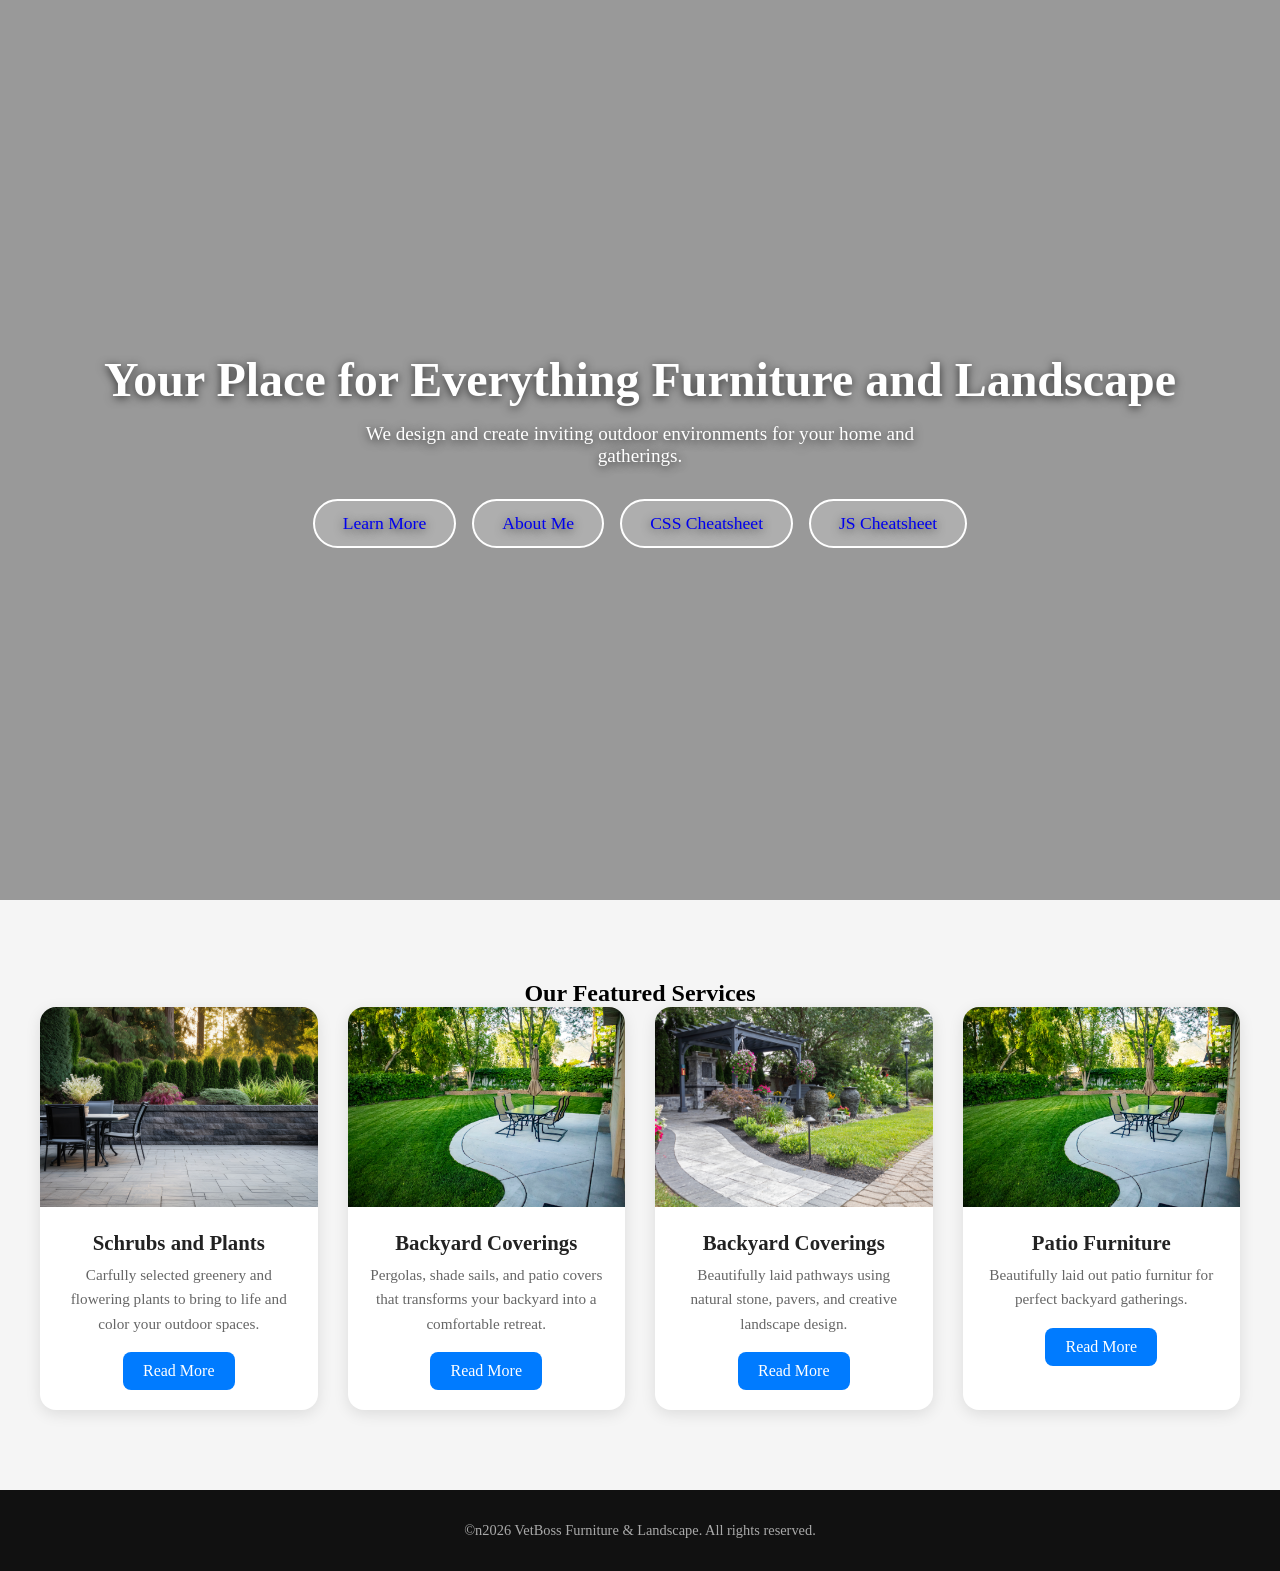
<file: index.html>
<!doctype html>
<html lang="en">
  <head>
    <meta charset="UTF-8" />
    <meta name="viewport" content="width=device-width, initial-scale=1.0" />
    <title>Furniture Website</title>
    <link rel="stylesheet" href=CSS\styles.css>
  </head>
  <body>
  <!-- HERO SECTION (Full-Screen Video Background) -->
  <section class="hero">
    <video autoplay muted loop playsinline>
      <source src="videos/Hero Furniture BG13.mp4" type=""video/mp4">
    </video>

    <div class="hero-content">
      <h1>Your Place for Everything Furniture and Landscape</h1>
      <p>We design and create inviting outdoor environments for your home and gatherings.</p>

        <div class="hero-buttons">
          <a href="#cards" class="btn">Learn More</a>
          <a href="auth/about.html" class="btn">About Me</a>
          <a  href="#auth" class="btn btn-dark">CSS Cheatsheet</a>
          <a href="#auth" class="btn btn-dark">JS Cheatsheet</a>
        </div>
      </div>
    </section>

    <!-- Services /CARDS SECTION -->
     <section id="cards" class="card-section">
        <h2>Our Featured Services</h2>

      <div class="card-container">
        <!-- Card 1 -->
        <div class="card">
          <img src="images/yard photo 1.jpg" alt="Shrubs and Plants">
          <div class="card-content">
          <h3>Schrubs and Plants</h3>
          <p>Carfully selected greenery and flowering plants to bring to life and color your outdoor spaces.</p>
            <a href="#">Read More</a>
        </div>  
      </div>

        <!-- Card 2 -->
         <div class="card">
          <img src="images/yard photo 1 copy.jpg" alt="Backyard Coverings">
          <div class="card-content">
          <h3>Backyard Coverings</h3>
          <p>Pergolas, shade sails, and patio covers that transforms your backyard into a comfortable retreat.</p>
        <a href="#">Read More</a>  
        </div>
      </div>

          <!-- Card 3-->
            <div class="card">
          <img src="images/Hero Landscaping BG11.jpeg" alt="Walking Paths">
          <div class="card-content">
          <h3>Backyard Coverings</h3>
          <p>Beautifully laid pathways using natural stone, pavers, and creative landscape design.</p>
          <a href="#">Read More</a>
        </div>
      </div>

      <!-- Card 4-->
            <div class="card">
          <img src="images/yard photo 2 copy.jpg" alt="Patio Furniture">
          <div class="card-content">
          <h3>Patio Furniture</h3>
          <p>Beautifully laid out patio furnitur for perfect backyard gatherings.</p>
          <a href="#">Read More</a>
        </div>
      </div>

            </div>
     </section>
     
      <!-- Footer Section -->
       <footer class="footer">
        <p>&copy;n<span id="year"></span> VetBoss Furniture &amp; Landscape. All rights reserved.</p> 
       </footer>

       <!-- JAVASCRIPT SECTION -->
        <script>
          // Smooth scrolling for any link that starts with #
            document.querySelectorAll('a[href^="#"]').forEach(function 
            (anchor) {
              anchor.addEventListener("click", function(e) {
                e.preventDefault(); // Stop default jump behavior
                var target = document.querySelector(this.getAttribute("href"));
                if (target) {
                  target.scrollIntoView({behavior: "smooth" }); // Smooth scroll animation
                }
              });
            }); 

            // Scroll-reveal animation for cards
            var cards = document.querySelectorAll(".card");

            function revealCards() {
              var triggerBottom = window.innerHeight * 0.85; // Trigger point (85% down the screen) 
              cards.forEach(function(card) {
                var cardTop = card.getBoundingClientRect().top;
                if (cardTop < triggerBottom) {
                  card.classList.add("show"); // Add .show class to trigger CSS animation
                }
              });
            }

            // Run animation on scroll and once on page Load
            window.addEventListener("scroll", revealCards);
            revealCards();

            // Dynamically insert current year in footer
            document.getElementById("year").textContent = new Date().getFullYear();
            </script>

  </body>
</html>
</file>
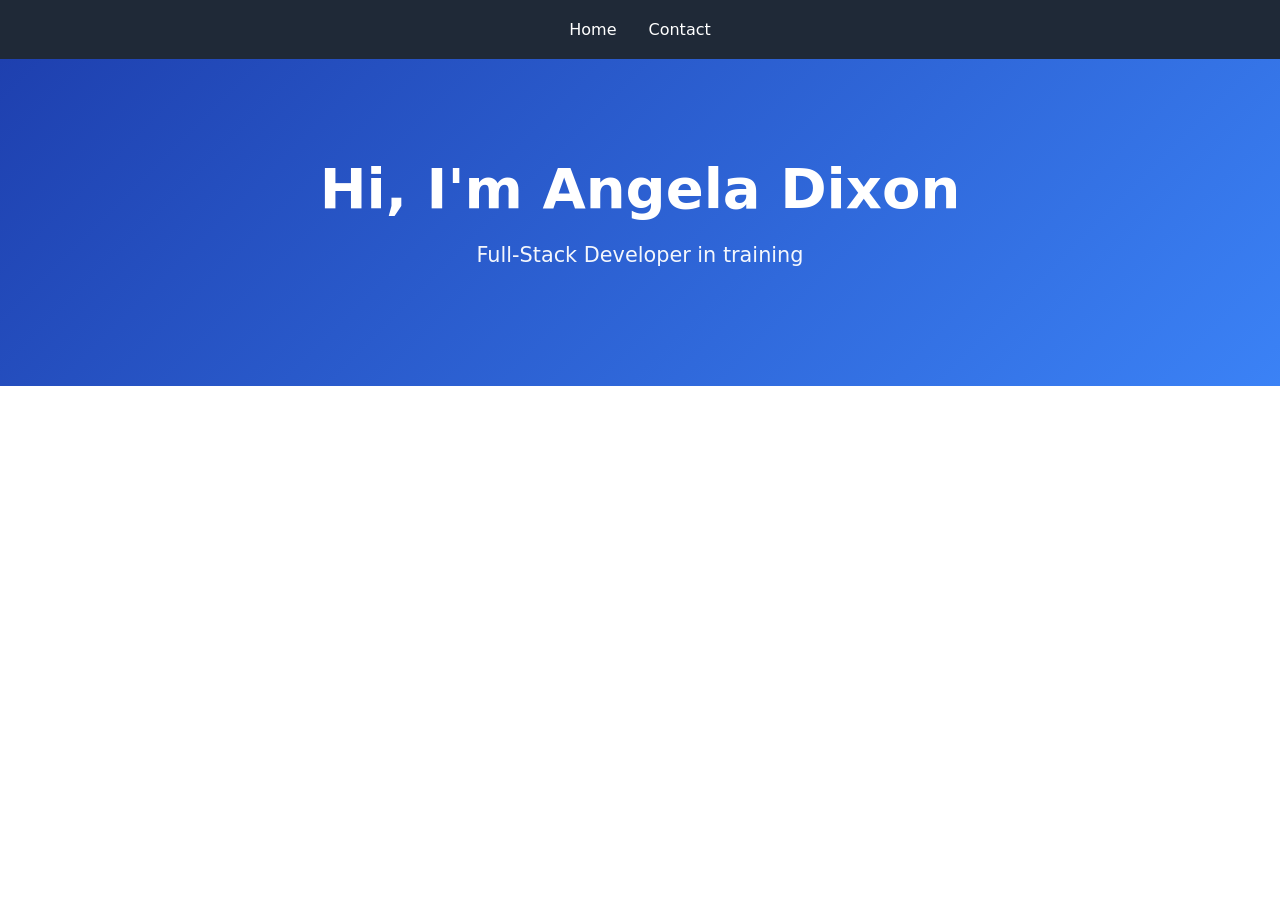
<file: auth/about.html>
<!DOCTYPE html>
<html lang="en">
<head>
    <meta charset="UTF-8">
    <meta name="viewport" content="width=device-width, initial-scale=1.0">
    <title>About | VetBoss</title>
    <link rel="stylesheet" href="/CSS/about-style.css">
</head>
<body>

    <!--
        NAVIGATION BAR
        <nav> is a semantic tag that tells browsers and screen readers
            "this is the main navigation." The links live in an unordered list (<ul>),
                which is the standard, accessible way to build a menu -->
    <nav>
        <ul>
            <li><a href="/index.html">Home</a></li>
            <li><a href="#contact">Contact</a></li>
        </ul>
    </nav>

    <!-- 
        HERO SECTION
        <header> is a semantic tag for introductory content at the top of a page.
        class="hero" applies the blue gradient banner styles from the CSS.
        -->
    <header class="hero">
        <!-- .container center the content and limits its width -->
         <div class="container">
            <!-- Main page heading. Each page should have exactly ONE <1>.-->
            <h1>Hi, I'm Angela Dixon</h1>
            
            <p style="font-size: 1.3rem; opacity: 0.95;">Full-Stack Developer in training</p>
         </div>
    </header>    

    <!-- 
        MAIN CONTENT AREA
        Everything below the hero lives inside this centered .container.
        Each topic is its own <section>, and each section has an <h2> heading.
        Using h1 -> h2 -> h3 in order creates a clear ouline for readers and screen readers.    
    -->
    <div class="container"></div>    

</body>
</html>
</file>
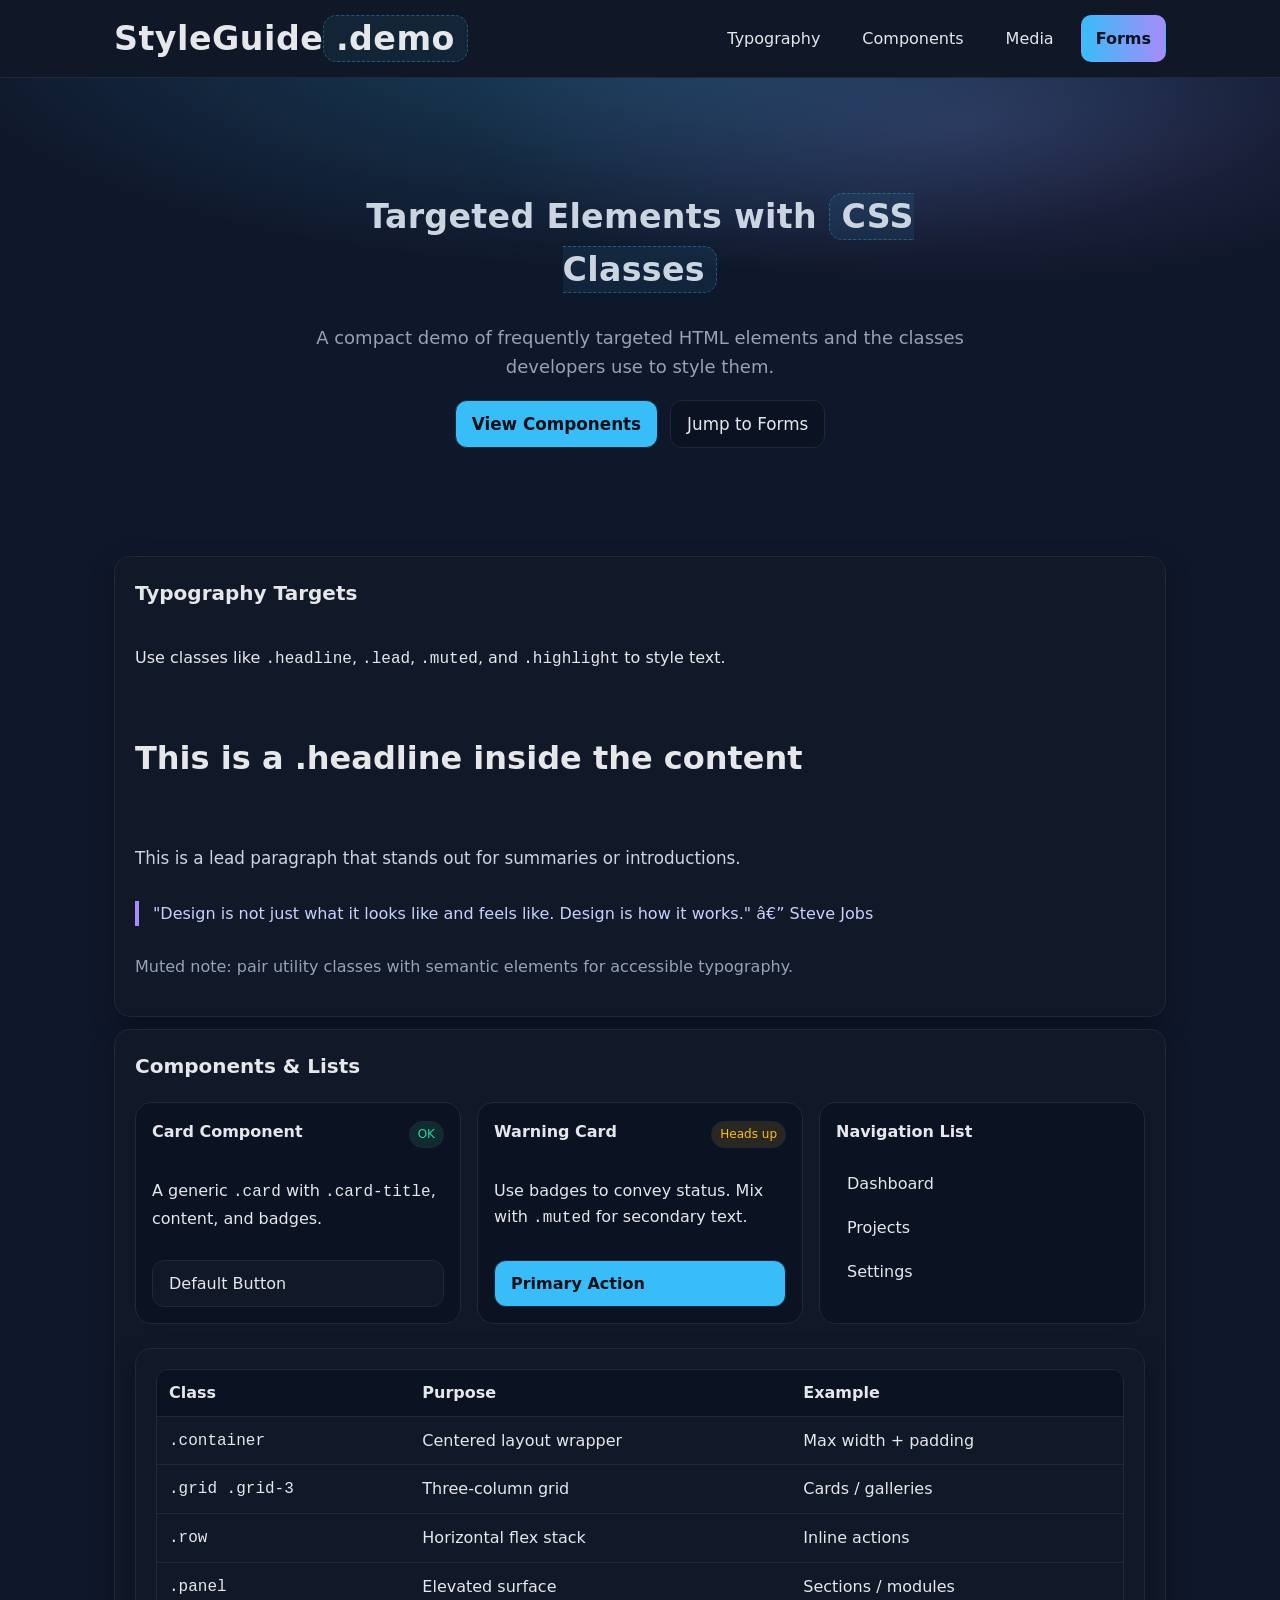
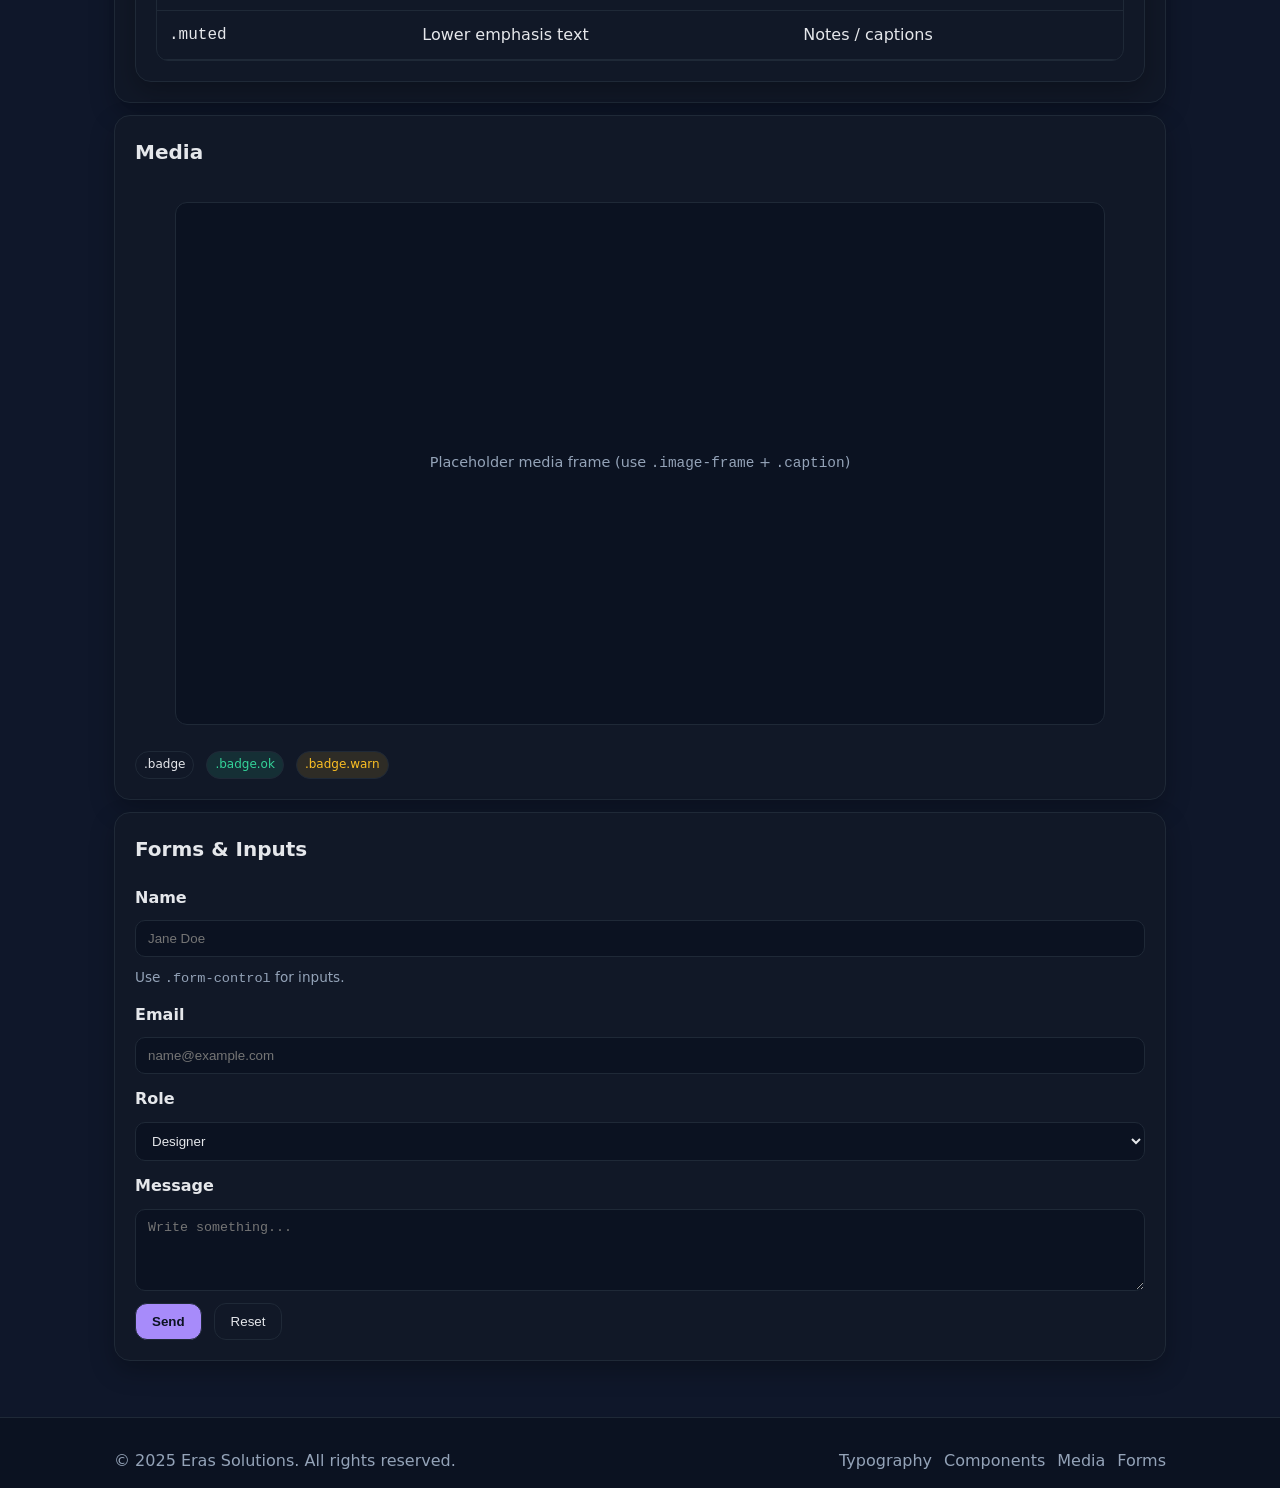
<file: auth/css-cheatsheet.html>
<!DOCTYPE html>
<html lang="en">
<head>
  <meta charset="UTF-8">
  <meta name="viewport" content="width=device-width, initial-scale=1">
  <title>CSS Cheatsheet â€” Eras Solutions</title>
  <style>
    /* --- Base --- */
    :root {
      --bg: #0f172a;
      --panel: #111827;
      --muted: #94a3b8;
      --text: #e5e7eb;
      --brand: #38bdf8;
      --accent: #a78bfa;
      --ok: #34d399;
      --warn: #fbbf24;
      --danger: #f87171;
      --border: #1f2937;
    }
    * { box-sizing: border-box; }
    html, body { height: 100%; }
    body {
      margin: 0;
      font: 16px/1.6 system-ui, -apple-system, Segoe UI, Roboto, "Helvetica Neue", Arial, "Noto Sans", "Apple Color Emoji", "Segoe UI Emoji";
      background: var(--bg);
      color: var(--text);
    }
    /* --- Layout --- */
    .container { max-width: 1100px; margin-inline: auto; padding: 24px; }
    .grid { display: grid; gap: 16px; }
    .grid-2 { grid-template-columns: repeat(2, minmax(0, 1fr)); }
    .grid-3 { grid-template-columns: repeat(3, minmax(0, 1fr)); }
    .stack { display: flex; flex-direction: column; gap: 12px; }
    .row { display: flex; gap: 12px; flex-wrap: wrap; }
    .panel { background: var(--panel); border: 1px solid var(--border); border-radius: 16px; padding: 20px; box-shadow: 0 10px 24px rgba(0, 0, 0, 0.25); }
    /* --- Typography --- */
    .muted { color: var(--muted); }
    .title { font-size: clamp(28px, 2.6vw, 40px); font-weight: 800; letter-spacing: 0.3px; }
    .subtitle { font-size: clamp(16px, 1.5vw, 18px); color: var(--muted); }
    .headline { font-size: 2rem; font-weight: 800; }
    .section-heading { font-weight: 800; font-size: 1.25rem; margin: 0 0 8px; }
    .text { color: var(--text); }
    .lead { font-size: 1.05rem; color: #cbd5e1; }
    .highlight { background: rgba(56, 189, 248, 0.08); padding: 0.1em 0.35em; border-radius: 0.4em; border: 1px dashed rgba(56, 189, 248, 0.35); }
    .quote { border-left: 4px solid var(--accent); padding-left: 14px; margin: 0; color: #c7d2fe; }
    /* --- Navigation --- */
    .site-header { position: sticky; top: 0; z-index: 10; background: rgba(17, 24, 39, 0.9); backdrop-filter: blur(6px); border-bottom: 1px solid var(--border); }
    .navbar { display: flex; align-items: center; justify-content: space-between; gap: 16px; padding: 12px 24px; }
    .brand { font-weight: 800; letter-spacing: 0.5px; }
    .nav-list { display: flex; gap: 12px; list-style: none; margin: 0; padding: 0; }
    .nav-link { display: inline-block; padding: 10px 14px; border-radius: 10px; text-decoration: none; color: var(--text); border: 1px solid transparent; }
    .nav-link:hover { border-color: var(--border); background: #0b1221; }
    .cta-link { background: linear-gradient(90deg, var(--brand), var(--accent)); color: #0b1221; font-weight: 700; }
    /* --- Hero --- */
    .hero { display: grid; place-items: center; padding: 60px 0; background: radial-gradient(1200px 400px at 50% -10%, rgba(56, 189, 248, 0.25), transparent 60%), radial-gradient(900px 300px at 75% 10%, rgba(167, 139, 250, 0.18), transparent 55%); }
    .hero .lead { max-width: 760px; text-align: center; }
    /* --- Buttons --- */
    .btn { display: inline-block; padding: 10px 16px; border-radius: 12px; text-decoration: none; border: 1px solid var(--border); transition: transform 0.08s ease; color: var(--text); background: var(--panel); }
    .btn:hover { transform: translateY(-1px); }
    .btn-primary { background: var(--brand); color: #041016; font-weight: 700; }
    .btn-secondary { background: #0b1221; }
    /* --- Cards --- */
    .card { background: #0b1221; border: 1px solid var(--border); border-radius: 16px; padding: 16px; }
    .card .card-title { font-weight: 700; margin: 0 0 6px; }
    .badge { font-size: 0.75rem; padding: 0.2rem 0.5rem; border-radius: 999px; border: 1px solid var(--border); }
    .badge.ok { background: rgba(52, 211, 153, 0.12); color: var(--ok); }
    .badge.warn { background: rgba(251, 191, 36, 0.12); color: var(--warn); }
    /* --- Lists --- */
    .menu { list-style: none; padding: 0; margin: 0; }
    .menu .nav-item a { display: block; padding: 8px 10px; border-radius: 10px; color: var(--text); text-decoration: none; }
    .menu .nav-item a:hover { background: #0b1221; }
    /* --- Table --- */
    .data-table { width: 100%; border-collapse: separate; border-spacing: 0; border: 1px solid var(--border); border-radius: 12px; overflow: hidden; }
    .data-table th, .data-table td { padding: 10px 12px; border-bottom: 1px solid var(--border); }
    .data-table thead th { background: #0b1221; text-align: left; }
    .data-table tbody tr:hover { background: #0b1221; }
    /* --- Media --- */
    .media-box { display: grid; gap: 10px; }
    .image-frame { aspect-ratio: 16/9; border-radius: 12px; overflow: hidden; border: 1px solid var(--border); background: #0b1221; display: grid; place-items: center; }
    .caption { font-size: 0.9rem; color: var(--muted); }
    /* --- Forms --- */
    .form { display: grid; gap: 12px; }
    .form-row { display: grid; gap: 10px; }
    .form-label { font-weight: 600; }
    .form-control, .select-menu, .message-box { width: 100%; padding: 10px 12px; border-radius: 10px; border: 1px solid var(--border); background: #0b1221; color: var(--text); }
    .input-help { font-size: 0.85rem; color: var(--muted); }
    .submit-btn { background: var(--accent); color: #0b1221; font-weight: 700; }
    /* --- Footer --- */
    .site-footer { margin-top: 32px; border-top: 1px solid var(--border); background: #0b1221; }
    .site-footer .footer-links { display: flex; gap: 12px; flex-wrap: wrap; }
    .footer a { color: var(--muted); text-decoration: none; }
    .footer a:hover { color: var(--text); }
    /* --- Responsive --- */
    @media (max-width: 960px) {
      .grid-2 { grid-template-columns: 1fr; }
      .grid-3 { grid-template-columns: 1fr 1fr; }
    }
    @media (max-width: 640px) {
      .grid-3 { grid-template-columns: 1fr; }
    }
  </style>
</head>
<body>
  <!-- Header -->
  <header class="site-header">
    <div class="navbar container">
      <div class="brand title">StyleGuide<span class="highlight">.demo</span></div>
      <ul class="nav-list">
        <li><a class="nav-link" href="#typography">Typography</a></li>
        <li><a class="nav-link" href="#components">Components</a></li>
        <li><a class="nav-link" href="#media">Media</a></li>
        <li><a class="nav-link cta-link" href="#forms">Forms</a></li>
      </ul>
    </div>
  </header>
  <!-- Hero -->
  <section class="hero">
    <div class="container lead">
      <h1 class="title">Targeted Elements with <span class="highlight">CSS Classes</span></h1>
      <p class="subtitle">A compact demo of frequently targeted HTML elements and the classes developers use to style them.</p>
      <div class="row" style="justify-content:center;margin-top:14px">
        <a class="btn btn-primary" href="#components">View Components</a>
        <a class="btn btn-secondary" href="#forms">Jump to Forms</a>
      </div>
    </div>
  </section>
  <main class="container stack">
    <!-- Typography -->
    <section id="typography" class="panel stack">
      <h2 class="section-heading">Typography Targets</h2>
      <p class="text">Use classes like <code>.headline</code>, <code>.lead</code>, <code>.muted</code>, and <code>.highlight</code> to style text.</p>
      <h3 class="headline">This is a .headline inside the content</h3>
      <p class="lead">This is a lead paragraph that stands out for summaries or introductions.</p>
      <blockquote class="quote">"Design is not just what it looks like and feels like. Design is how it works." â€” Steve Jobs</blockquote>
      <p class="muted">Muted note: pair utility classes with semantic elements for accessible typography.</p>
    </section>
    <!-- Components -->
    <section id="components" class="panel stack">
      <h2 class="section-heading">Components &amp; Lists</h2>
      <div class="grid grid-3">
        <article class="card stack">
          <div class="row" style="align-items:center;justify-content:space-between">
            <h4 class="card-title">Card Component</h4>
            <span class="badge ok">OK</span>
          </div>
          <p class="text">A generic <code>.card</code> with <code>.card-title</code>, content, and badges.</p>
          <a class="btn" href="#">Default Button</a>
        </article>
        <article class="card stack">
          <div class="row" style="align-items:center;justify-content:space-between">
            <h4 class="card-title">Warning Card</h4>
            <span class="badge warn">Heads up</span>
          </div>
          <p class="text">Use badges to convey status. Mix with <code>.muted</code> for secondary text.</p>
          <a class="btn btn-primary" href="#">Primary Action</a>
        </article>
        <article class="card stack">
          <h4 class="card-title">Navigation List</h4>
          <ul class="menu">
            <li class="nav-item"><a class="nav-link" href="#">Dashboard</a></li>
            <li class="nav-item"><a class="nav-link" href="#">Projects</a></li>
            <li class="nav-item"><a class="nav-link" href="#">Settings</a></li>
          </ul>
        </article>
      </div>
      <div class="panel" style="margin-top:12px">
        <table class="data-table">
          <thead>
            <tr><th>Class</th><th>Purpose</th><th>Example</th></tr>
          </thead>
          <tbody>
            <tr><td><code>.container</code></td><td>Centered layout wrapper</td><td>Max width + padding</td></tr>
            <tr><td><code>.grid .grid-3</code></td><td>Three-column grid</td><td>Cards / galleries</td></tr>
            <tr><td><code>.row</code></td><td>Horizontal flex stack</td><td>Inline actions</td></tr>
            <tr><td><code>.panel</code></td><td>Elevated surface</td><td>Sections / modules</td></tr>
            <tr><td><code>.muted</code></td><td>Lower emphasis text</td><td>Notes / captions</td></tr>
          </tbody>
        </table>
      </div>
    </section>
    <!-- Media -->
    <section id="media" class="panel stack media-box">
      <h2 class="section-heading">Media</h2>
      <figure class="image-frame">
        <figcaption class="caption">Placeholder media frame (use <code>.image-frame</code> + <code>.caption</code>)</figcaption>
      </figure>
      <div class="row">
        <span class="badge">.badge</span>
        <span class="badge ok">.badge.ok</span>
        <span class="badge warn">.badge.warn</span>
      </div>
    </section>
    <!-- Forms -->
    <section id="forms" class="panel stack">
      <h2 class="section-heading">Forms &amp; Inputs</h2>
      <form class="form" action="#" method="post">
        <div class="form-row">
          <label class="form-label" for="name">Name</label>
          <input class="form-control" type="text" id="name" name="name" placeholder="Jane Doe">
          <small class="input-help">Use <code>.form-control</code> for inputs.</small>
        </div>
        <div class="form-row">
          <label class="form-label" for="email">Email</label>
          <input class="form-control" type="email" id="email" name="email" placeholder="name@example.com">
        </div>
        <div class="form-row">
          <label class="form-label" for="role">Role</label>
          <select class="select-menu" id="role" name="role">
            <option>Designer</option>
            <option>Developer</option>
            <option>Manager</option>
          </select>
        </div>
        <div class="form-row">
          <label class="form-label" for="message">Message</label>
          <textarea class="message-box" id="message" rows="4" placeholder="Write something..."></textarea>
        </div>
        <div class="row">
          <button class="btn submit-btn" type="submit">Send</button>
          <button class="btn" type="reset">Reset</button>
        </div>
      </form>
    </section>
  </main>
  <!-- Footer -->
  <footer class="site-footer footer">
    <div class="container row" style="justify-content:space-between;align-items:center;padding:14px 24px">
      <p class="muted">&copy; 2025 Eras Solutions. All rights reserved.</p>
      <div class="footer-links">
        <a href="#typography">Typography</a>
        <a href="#components">Components</a>
        <a href="#media">Media</a>
        <a href="#forms">Forms</a>
      </div>
    </div>
  </footer>
</body>
</html>
</file>
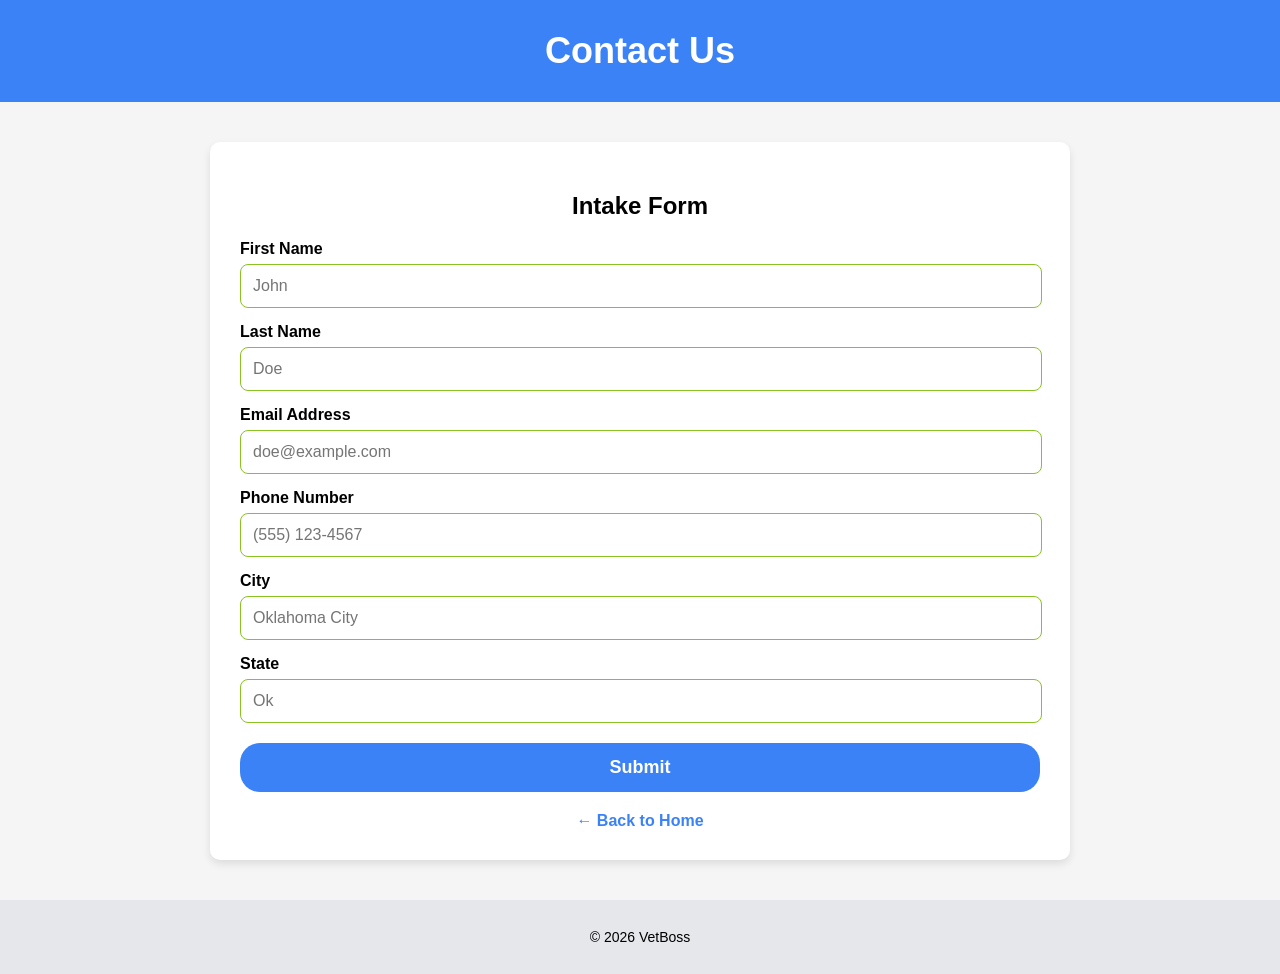
<file: auth/intake.html>
<!DOCTYPE html>
<html lang="en">
<head>
    <meta charset="UTF-8">
    <meta name="viewport" content="width=device-width, initial-scale=1.0">
    <title>Contact Us - Intake Form</title>
    <style>

    body {
        background-color: #f5f5f5;
        font-family: Arial, sans-serif;
        margin: 0;
}

    header {
        background-color: #3b82f6;
        padding: 30px;
        text-align: center;
    }

    header h1 {
        margin: 0;
        font-size: 36px;
        color: #fff
    }

    main {
        max-width: 800px;
        margin: 40px auto;
        background: white;
        padding: 30px;
        border-radius: 10px;
        box-shadow: 0px 4px 8px rgba(0, 0, 0, 0.1);
    }

    h2 {
        text-align: center;
        margin-bottom: 20px;   
    }

    label {
        display: block;
        margin-top: 15px;
        font-weight: bold;
    }

    input {
        width: 97%;
        padding: 12px;
        margin-top: 6px;
        border: 1px solid #8ac221;
        border-radius: 8px;
        font-size: 16px;
    }

    button {
        margin-top: 20px;
        width: 100%;
        padding: 14px;
        background-color: #3b82f6;
        color: white;
        border: none;
        border-radius: 20px;
        font-size: 18px;
        font-weight: bold;
        cursor: pointer;
        transition: all 0.25s ease;
    }

    button:hover {
        transform: translateY(-3px);
        box-shadow: 0px 6px 10px rgba(0, 0, 0, 0.25)
    }

    .back-link {
        display: block;
        margin-top: 20px;
        text-align: center;
        color: #3b82f6;
        font-weight: bold;
        text-decoration: none;
    }

    footer {
        background-color: #e5e7eb;
        text-align: center;
        padding: 15px;
        margin-top: 40px;
        font-size: 14px;
    }

    </style>
</head>
<body>
    
    <header>
        <h1>Contact Us</h1>
    </header>

    <main>
        <h2>Intake Form</h2>

        <form action="#" method="post">
            <!-- First Name -->
            <label for="firstName">First Name</label>
            <input type="text" id="firstName" name="firstName" placeholder="John" required>
            <!-- Last Name -->
            <label for="lastName">Last Name</label>
            <input type="text" id="lastName" name="lastName" placeholder="Doe" required>   
            <!-- Email -->
            <label for="email">Email Address</label>
            <input type="email" id="email" name="email" placeholder="doe@example.com" required> 
            <!-- Phone Number -->
            <label for="phone">Phone Number</label>
            <input type="tel" id="phone" name="phone" placeholder="(555) 123-4567" required> 
            <!-- City -->
            <label for="city">City</label>
            <input type="text" id="city" name="city" placeholder="Oklahoma City" required>
            <!-- State -->
            <label for="state">State</label>
            <input type="text" id="state" name="state" placeholder="Ok" maxlength="2" required>
            <!-- Submit Button -->
             <button type="submit">Submit</button>                                              
        </form>
        <a href="/index.html" class="back-link">&larr; Back to Home</a>
    </main>
    <footer>
        <p>&copy; 2026 VetBoss</p>
    </footer>
</body>
</html>
</file>
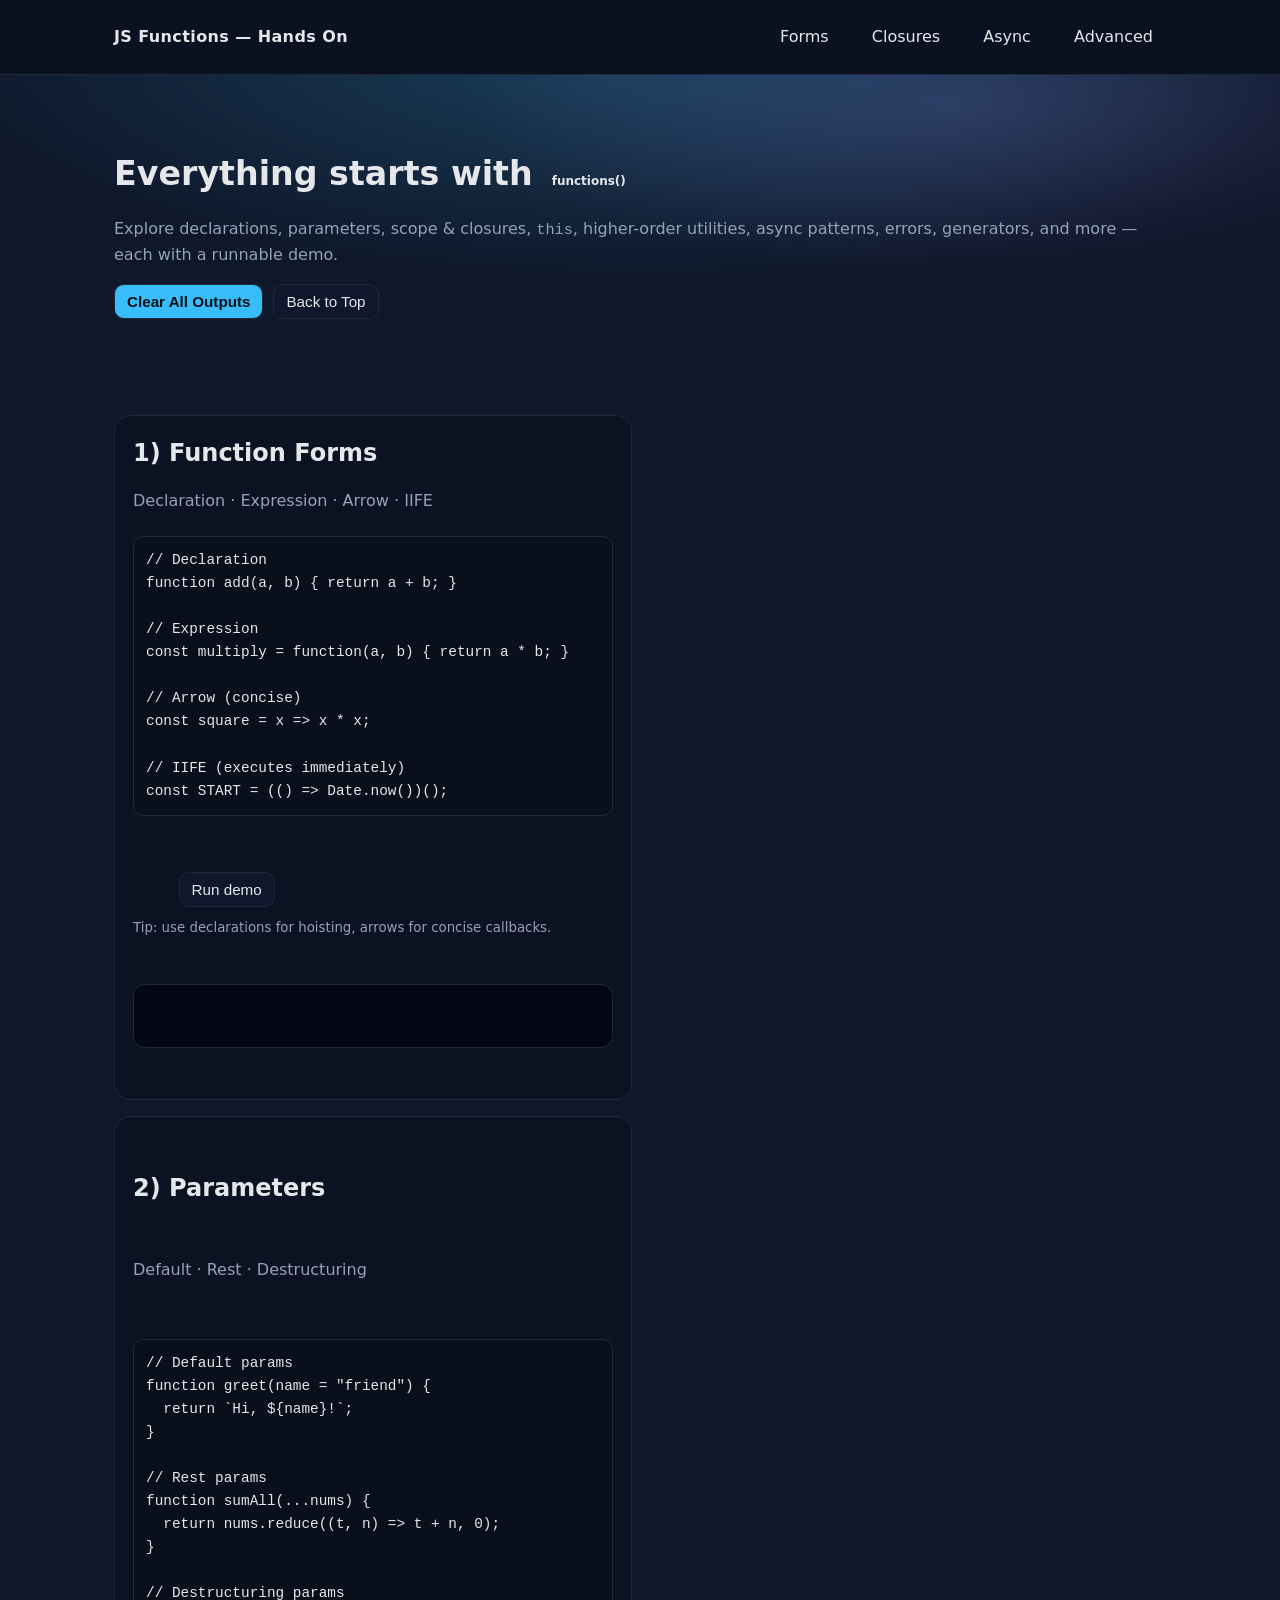
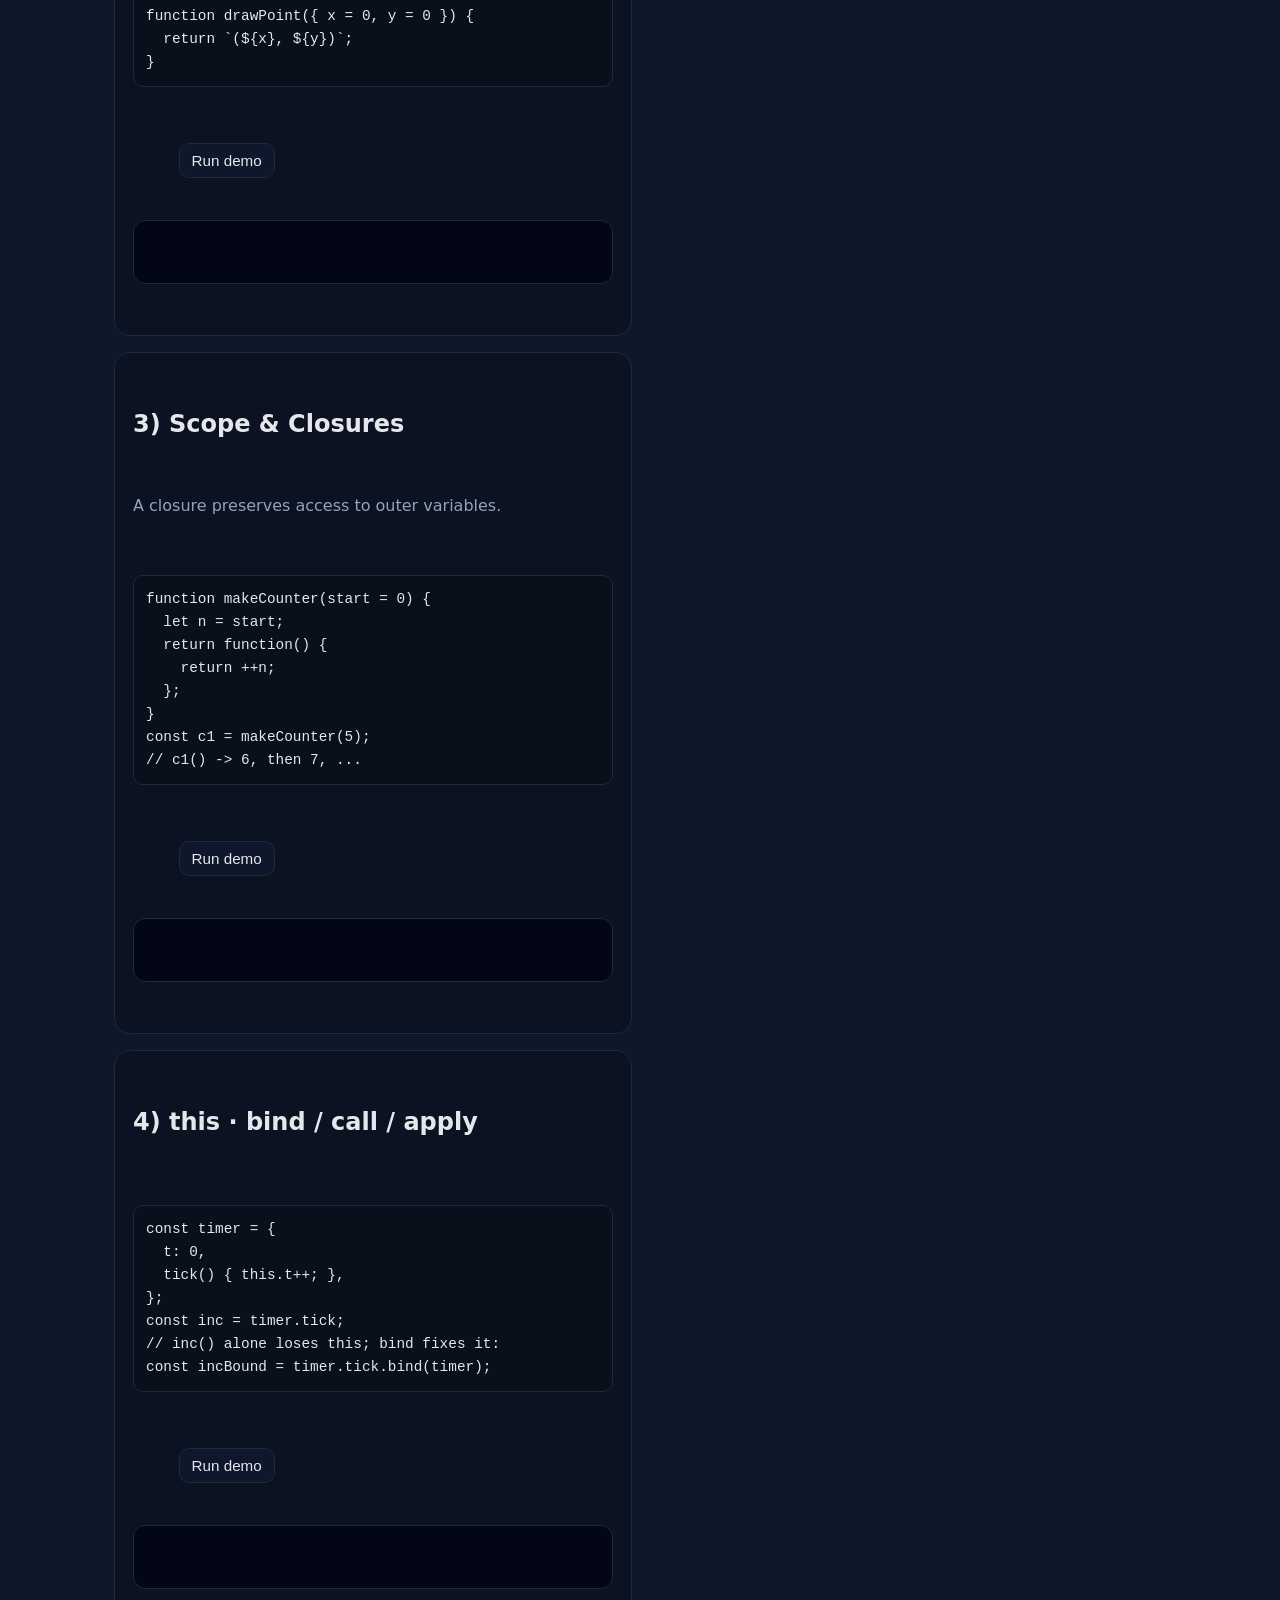
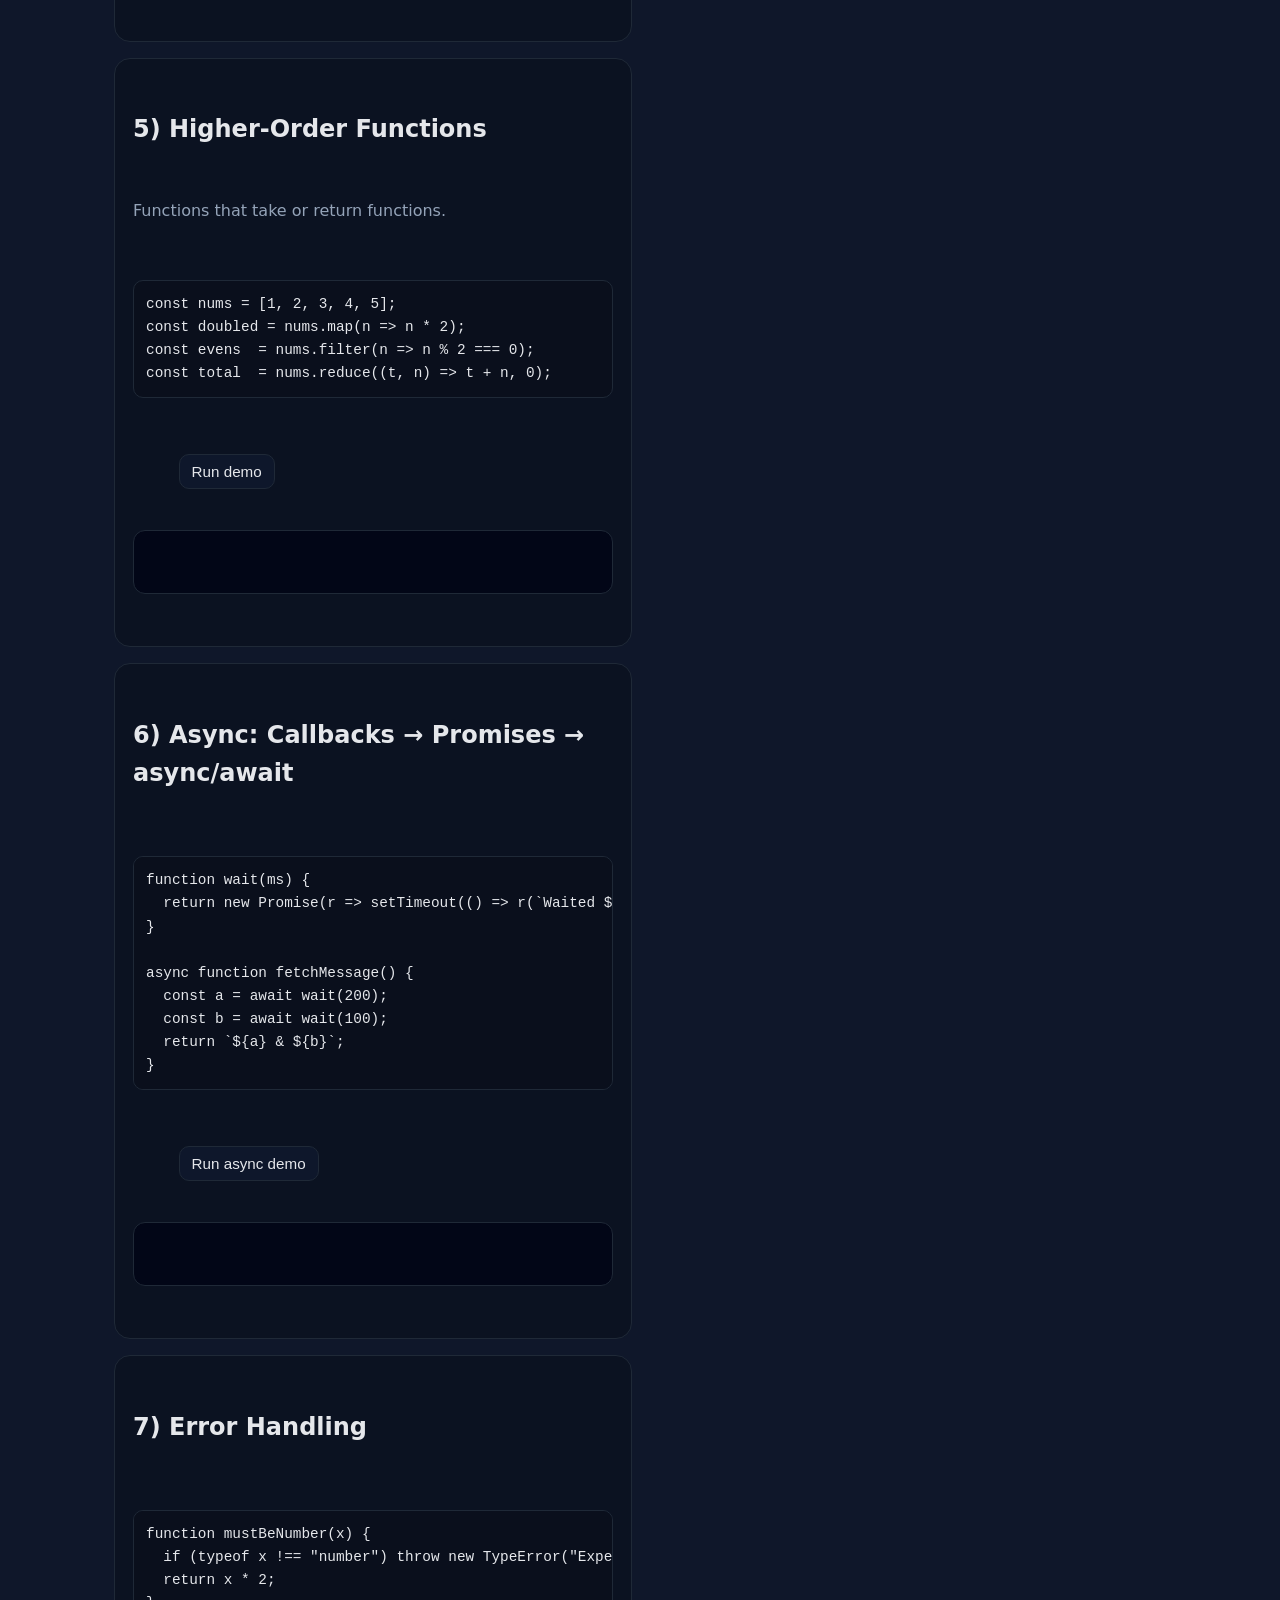
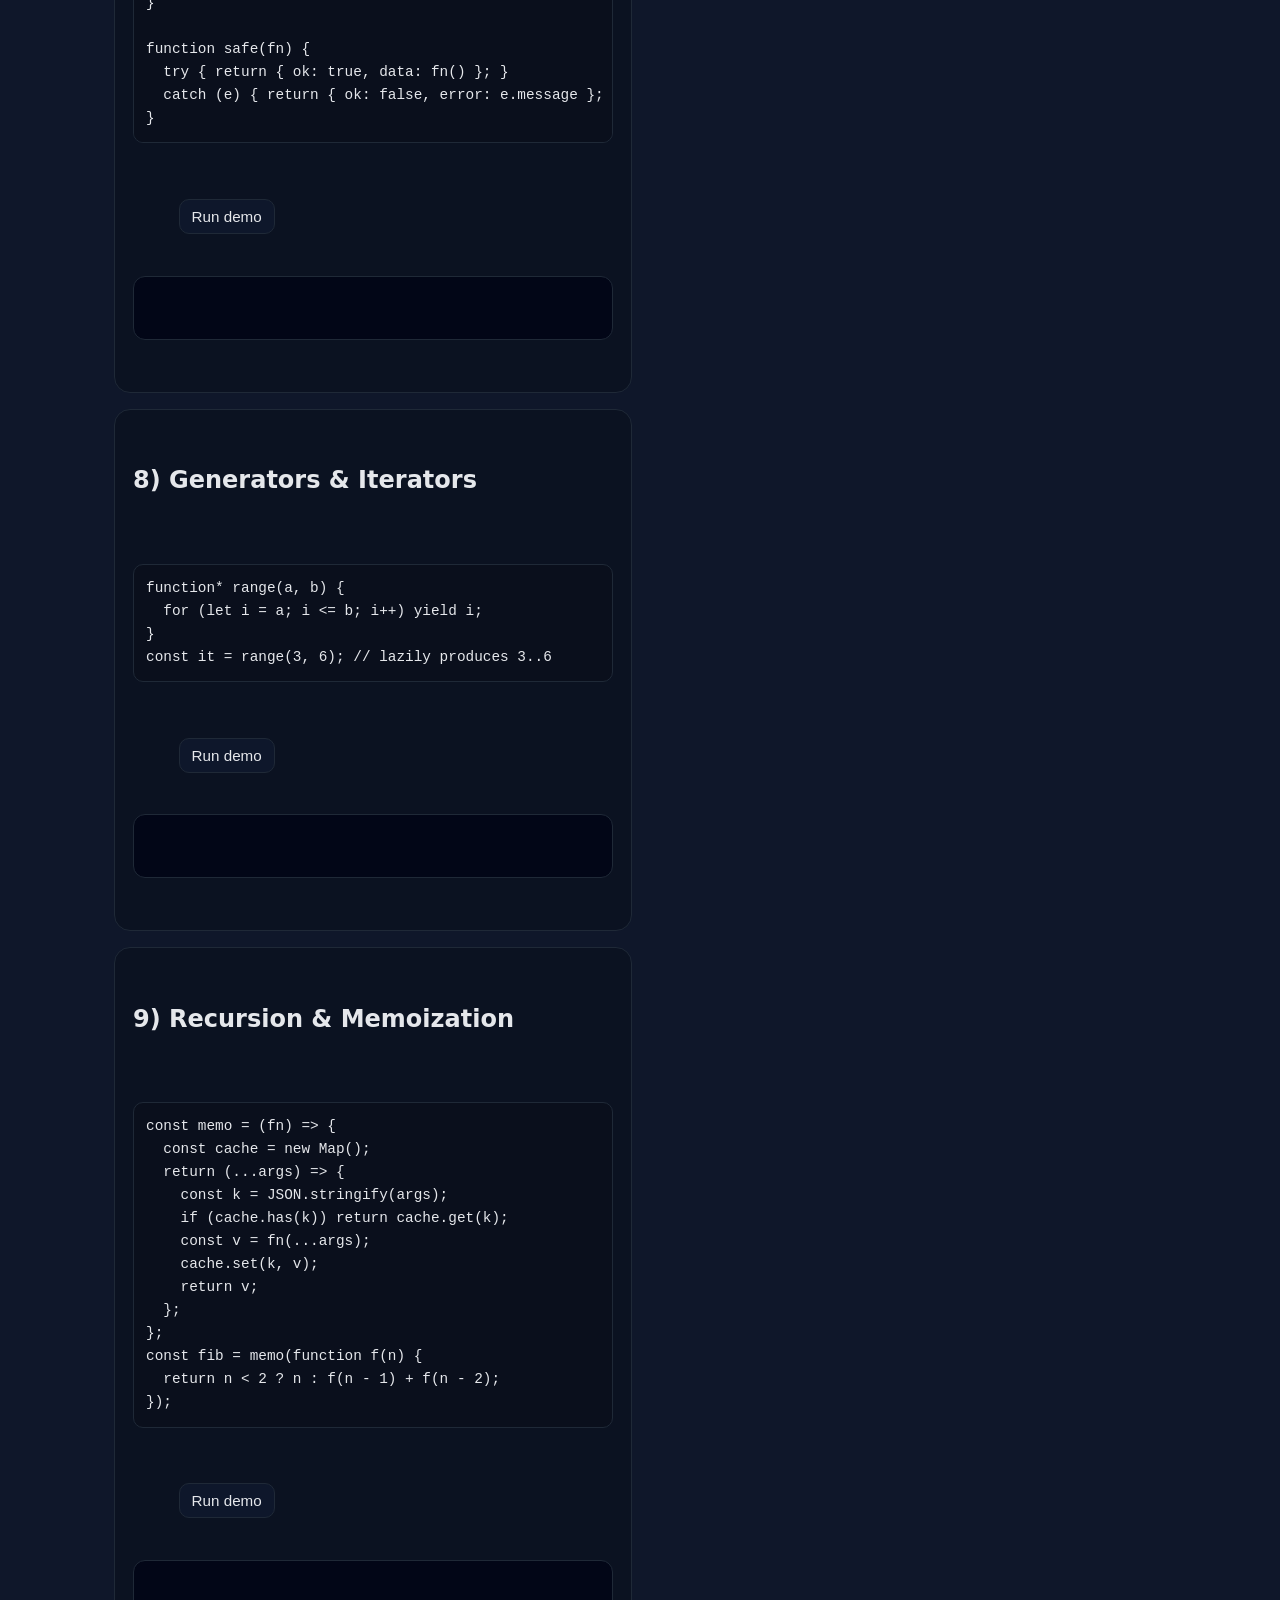
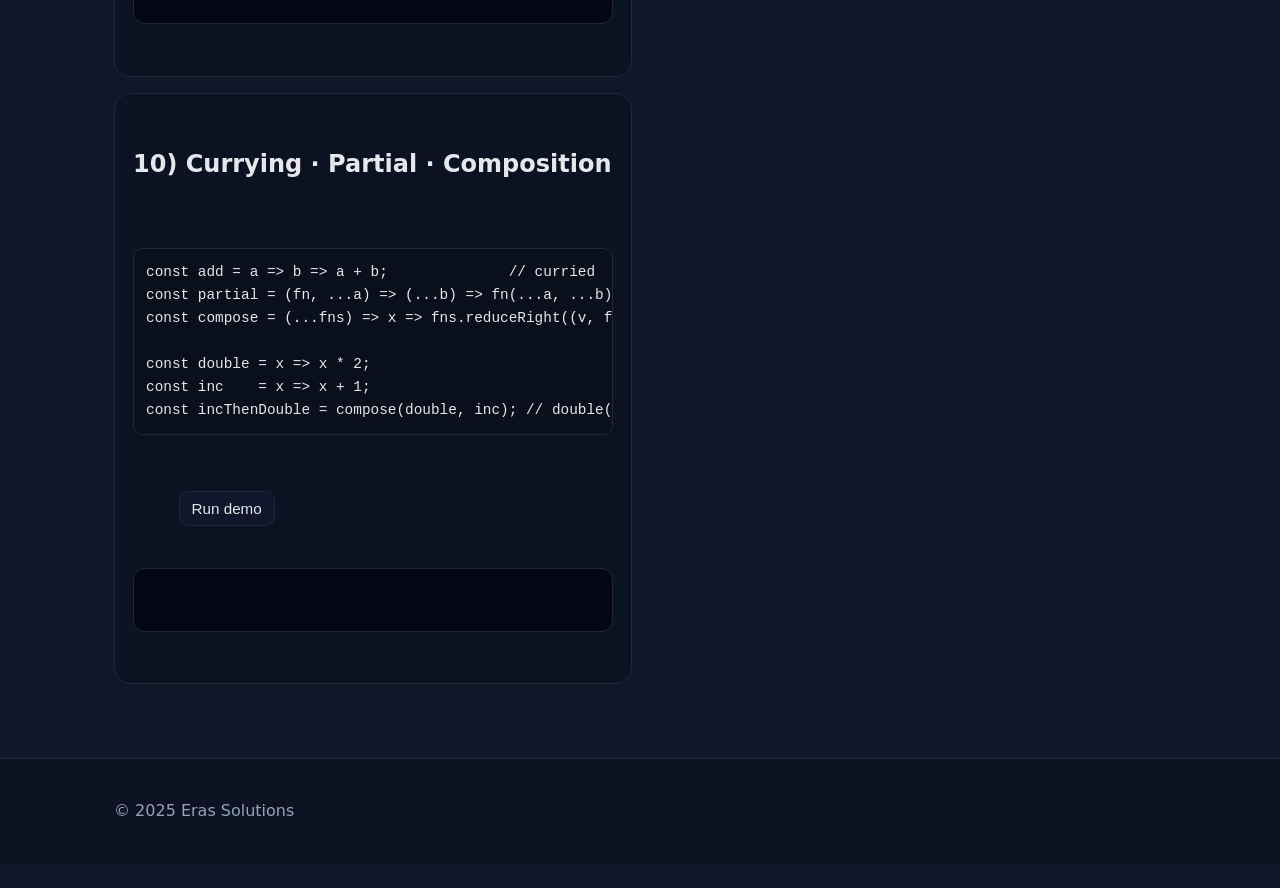
<file: auth/js-cheatsheeet.html>
<!doctype html>
<html lang="en">
  <!doctype html>
  <html lang="en">
    <head>
      <meta charset="UTF-8" />
      <meta name="viewport" content="width=device-width, initial-scale=1" />
      <title>JavaScript Functions Cheatsheet — Eras Solutions</title>
      
      <style>
        :root {
        --bg: #0f172a;
        --panel: #0b1221;
        --ink: #e5e7eb;
        --muted: #94a3b8;
        --border: #1f2937;
        --brand: #38bdf8;
        --accent: #a78bfa;
         }

         * { box-sizing: border-box; }

        body {
        margin: 0;
        font: 16px/1.6 system-ui, -apple-system, Segoe UI, Roboto, Arial;
        background: var(--bg);
        color: var(--ink);
        }

        .container { max-width: 1100px; margin-inline: auto; padding: 24px; }

        header { position: sticky; top: 0; background: rgba(11, 18, 33, 0.9); backdrop-filter: blur(6px); border-bottom: 1px solid var(--border); }

        nav { display: flex; align-items: center; justify-content: space-between; padding: 12px 24px; }

        .brand { font-weight: 800; letter-spacing: 0.4px; }

        .nav a { color: var(--ink); text-decoration: none; margin-left: 12px; padding: 8px 12px; border-radius: 10px; border: 1px solid transparent; }

        .nav a:hover { background: #09101e; border-color: var(--border); }

        .hero { padding: 48px 0; background: radial-gradient(1200px 400px at 50% -10%, rgba(56, 189, 248, 0.25), transparent 60%), radial-gradient(900px 300px at 75% 10%, rgba(167, 139, 250, 0.18), transparent 55%); }

        h1 { font-size: clamp(28px, 2.6vw, 40px); margin: 0 0 8px; }

        .sub { color: var(--muted); }

        .grid { display: grid; gap: 16px; }

        .grid-2 { grid-template-columns: repeat(2, minmax(0, 1fr)); }

        .panel { background: var(--panel); border: 1px solid var(--border); border-radius: 16px; padding: 18px; }

        .btn { display: inline-flex; gap: 8px; align-items: center; padding: 8px 12px; border-radius: 10px; border: 1px solid var(--border); background: #0e172b; color: var(--ink); cursor: pointer; font-size: 0.95rem; }

        .btn.primary { background: var(--brand); color: #021018; font-weight: 700; }

        .code { background: #0a0f1c; border: 1px solid var(--border); border-radius: 10px; padding: 12px; overflow: auto; font-size: 0.9rem; }

        .row { display: flex; gap: 10px; flex-wrap: wrap; }

        .muted { color: var(--muted); }

        .demo { display: grid; gap: 8px; }

        .out { background: #020617; border: 1px solid var(--border); border-radius: 12px; padding: 12px; min-height: 64px; white-space: pre-wrap; font-family: ui-monospace, SFMono-Regular, Menlo, Consolas, monospace; font-size: 0.9rem; }

        .badge { font-size: 0.75rem; border: 1px solid var(--border); padding: 0.1rem 0.4rem; border-radius: 999px; }

         .kbd { font-family: ui-monospace, SFMono-Regular, Menlo, Consolas, monospace; font-size: 0.95em; }

         .section-title { font-weight: 800; margin: 0 0 8px; }

        footer { margin-top: 24px; border-top: 1px solid var(--border); background: #0b1221; color: var(--muted); }

         @media (max-width: 960px) { .grid-2 { grid-template-columns: 1fr; } }
        
      </style>
    </head>
    <body>
      
      <header>
        
        <nav class="container">
         
          <div class="brand">JS Functions — Hands On</div>
         
          <div class="nav">
            <a href="#forms">Forms</a> 
            <a href="#closures">Closures</a> 
            <a href="#async">Async</a> 
            <a href="#advanced">Advanced</a> 
          </div>
          
        </nav>
       
      </header>

      
      <section class="hero">
        
        <div class="container">
         
          <h1>Everything starts with <span class="badge">functions()</span></h1>
         
          <p class="sub">
            Explore declarations, parameters, scope &amp; closures,
            <span class="kbd">this</span>, higher-order utilities, async
            patterns, errors, generators, and more — each with a runnable demo.
          </p>
          
          <div class="row" style="margin-top: 10px">
            
            <button class="btn primary" onclick="clearAll()">
              Clear All Outputs
            </button>
            
            <button class="btn" onclick="scrollToTop()">Back to Top</button>
            
          </div>
          
        </div>
        
      </section>

      
      <main class="container grid grid-2">
        
        <!-- 1. Function Forms -->
        
        <section class="panel demo" id="forms">
          
          <h2 class="section-title">1) Function Forms</h2>
          
          <div class="muted">
            Declaration &middot; Expression &middot; Arrow &middot; IIFE
          </div>

          
          <pre class="code"><code>// Declaration
function add(a, b) { return a + b; }

// Expression
const multiply = function(a, b) { return a * b; }

// Arrow (concise)
const square = x => x * x;

// IIFE (executes immediately)
const START = (() => Date.now())();</code></pre>

               
          <div class="row">
                   
            <button class="btn" onclick="demoForms()">Run demo</button>        
            <small class="muted"
              >Tip: use declarations for hoisting, arrows for concise
              callbacks.</small
            >
                 
          </div>
               
          <div id="out-forms" class="out"></div>
             
        </section>

           
        <!-- 2. Parameters -->
           
        <section class="panel demo" id="params">
               
          <h2 class="section-title">2) Parameters</h2>
               
          <div class="muted">Default &middot; Rest &middot; Destructuring</div>

               
          <pre class="code"><code>// Default params
function greet(name = "friend") {
  return `Hi, ${name}!`;
}

// Rest params
function sumAll(...nums) {
  return nums.reduce((t, n) => t + n, 0);
}

// Destructuring params
function drawPoint({ x = 0, y = 0 }) {
  return `(${x}, ${y})`;
}</code></pre>
               
          <div class="row">
                   
            <button class="btn" onclick="demoParams()">Run demo</button>      
          </div>
               
          <div id="out-params" class="out"></div>
             
        </section>

           
        <!-- 3. Scope & Closures -->
           
        <section class="panel demo" id="closures">
               
          <h2 class="section-title">3) Scope &amp; Closures</h2>
               
          <div class="muted">
            A closure preserves access to outer variables.
          </div>

               
          <pre class="code"><code>function makeCounter(start = 0) {
  let n = start;
  return function() {
    return ++n;
  };
}
const c1 = makeCounter(5);
// c1() -> 6, then 7, ...</code></pre>
               
          <div class="row">
                   
            <button class="btn" onclick="demoClosures()">Run demo</button>      
          </div>
               
          <div id="out-closures" class="out"></div>
             
        </section>

           
        <!-- 4. this, bind/call/apply -->
           
        <section class="panel demo" id="this">
               
          <h2 class="section-title">4) this &middot; bind / call / apply</h2>
               
          <pre class="code"><code>const timer = {
  t: 0,
  tick() { this.t++; },
};
const inc = timer.tick;
// inc() alone loses this; bind fixes it:
const incBound = timer.tick.bind(timer);</code></pre>
               
          <div class="row">
                    <button class="btn" onclick="demoThis()">Run demo</button>  
               
          </div>
               
          <div id="out-this" class="out"></div>
             
        </section>

           
        <!-- 5. Higher-Order Functions -->
           
        <section class="panel demo" id="hof">
               
          <h2 class="section-title">5) Higher-Order Functions</h2>
               
          <div class="muted">Functions that take or return functions.</div>
               
          <pre class="code"><code>const nums = [1, 2, 3, 4, 5];
const doubled = nums.map(n => n * 2);
const evens  = nums.filter(n => n % 2 === 0);
const total  = nums.reduce((t, n) => t + n, 0);</code></pre>
               
          <div class="row">
                    <button class="btn" onclick="demoHOF()">Run demo</button>  
               
          </div>
               
          <div id="out-hof" class="out"></div>
             
        </section>

           
        <!-- 6. Async -->
           
        <section class="panel demo" id="async">
               
          <h2 class="section-title">
            6) Async: Callbacks &rarr; Promises &rarr; async/await
          </h2>
               
          <pre class="code"><code>function wait(ms) {
  return new Promise(r => setTimeout(() => r(`Waited ${ms}ms`), ms));
}

async function fetchMessage() {
  const a = await wait(200);
  const b = await wait(100);
  return `${a} & ${b}`;
}</code></pre>
               
          <div class="row">
                   
            <button class="btn" onclick="demoAsync()">Run async demo</button>  
               
          </div>
               
          <div id="out-async" class="out"></div>
             
        </section>

           
        <!-- 7. Error Handling -->
           
        <section class="panel demo" id="errors">
               
          <h2 class="section-title">7) Error Handling</h2>
               
          <pre class="code"><code>function mustBeNumber(x) {
  if (typeof x !== "number") throw new TypeError("Expected number");
  return x * 2;
}

function safe(fn) {
  try { return { ok: true, data: fn() }; }
  catch (e) { return { ok: false, error: e.message }; }
}</code></pre>
               
          <div class="row">
                   
            <button class="btn" onclick="demoErrors()">Run demo</button>      
          </div>
               
          <div id="out-errors" class="out"></div>
             
        </section>

           
        <!-- 8. Generators -->
           
        <section class="panel demo" id="generators">
               
          <h2 class="section-title">8) Generators &amp; Iterators</h2>
               
          <pre class="code"><code>function* range(a, b) {
  for (let i = a; i <= b; i++) yield i;
}
const it = range(3, 6); // lazily produces 3..6</code></pre>
               
          <div class="row">
                   
            <button class="btn" onclick="demoGenerators()">Run demo</button>    
             
          </div>
               
          <div id="out-gens" class="out"></div>
             
        </section>

           
        <!-- 9. Recursion & Memoization -->
           
        <section class="panel demo" id="recursion">
               
          <h2 class="section-title">9) Recursion &amp; Memoization</h2>
               
          <pre class="code"><code>const memo = (fn) => {
  const cache = new Map();
  return (...args) => {
    const k = JSON.stringify(args);
    if (cache.has(k)) return cache.get(k);
    const v = fn(...args);
    cache.set(k, v);
    return v;
  };
};
const fib = memo(function f(n) {
  return n < 2 ? n : f(n - 1) + f(n - 2);
});</code></pre>
               
          <div class="row">
                   
            <button class="btn" onclick="demoRecursion()">Run demo</button>    
             
          </div>
               
          <div id="out-recur" class="out"></div>
             
        </section>

           
        <!-- 10. Currying, Composition -->
           
        <section class="panel demo" id="advanced">
               
          <h2 class="section-title">
            10) Currying &middot; Partial &middot; Composition
          </h2>
               
          <pre
            class="code"
          ><code>const add = a => b => a + b;              // curried
const partial = (fn, ...a) => (...b) => fn(...a, ...b);
const compose = (...fns) => x => fns.reduceRight((v, f) => f(v), x);

const double = x => x * 2;
const inc    = x => x + 1;
const incThenDouble = compose(double, inc); // double(inc(x))</code></pre>
               
          <div class="row">
                   
            <button class="btn" onclick="demoAdvanced()">Run demo</button>      
          </div>
               
          <div id="out-adv" class="out"></div>
             
        </section>

         
      </main>

       
      <footer>
           
        <div class="container" style="padding: 14px 24px">
          &copy; 2025 Eras Solutions
        </div>
         
      </footer>

       
      <script>
        // Utility logger
        function log(outId) {
          var el = document.getElementById(outId);
          var msgs = Array.prototype.slice.call(arguments, 1);
          el.textContent += msgs.join(" ") + "\n";
        }

        function clearAll() {
          var ids = [
            "out-forms",
            "out-params",
            "out-closures",
            "out-this",
            "out-hof",
            "out-async",
            "out-errors",
            "out-gens",
            "out-recur",
            "out-adv",
          ];
          ids.forEach(function (id) {
            var el = document.getElementById(id);
            if (el) el.textContent = "";
          });
        }

        function scrollToTop() {
          window.scrollTo({ top: 0, behavior: "smooth" });
        } // 1) Function Forms

        function demoForms() {
          function add(a, b) {
            return a + b;
          }
          var multiply = function (a, b) {
            return a * b;
          };
          var square = function (x) {
            return x * x;
          };
          var START = (function () {
            return Date.now();
          })();
          log("out-forms", "add(2,3) =", add(2, 3));
          log("out-forms", "multiply(4,5) =", multiply(4, 5));
          log("out-forms", "square(6) =", square(6));
          log("out-forms", "START (IIFE) =", START);
        } // 2) Parameters

        function demoParams() {
          function greet(name) {
            name = name || "friend";
            return "Hi, " + name + "!";
          }
          function sumAll() {
            return Array.prototype.reduce.call(
              arguments,
              function (t, n) {
                return t + n;
              },
              0,
            );
          }
          function drawPoint(pt) {
            var x = pt.x || 0;
            var y = pt.y || 0;
            return "(" + x + ", " + y + ")";
          }
          log("out-params", greet());
          log("out-params", greet("Hector"));
          log("out-params", "sumAll(1,2,3,4) =", sumAll(1, 2, 3, 4));
          log(
            "out-params",
            "drawPoint({x:5,y:9}) =",
            drawPoint({ x: 5, y: 9 }),
          );
        } // 3) Closures

        function demoClosures() {
          function makeCounter(start) {
            var n = start || 0;
            return function () {
              return ++n;
            };
          }
          var c1 = makeCounter(5);
          var c2 = makeCounter();
          log("out-closures", "c1()", c1());
          log("out-closures", "c1()", c1());
          log("out-closures", "c2()", c2());
          log("out-closures", "c2()", c2());
        } // 4) this / bind

        function demoThis() {
          var timer = {
            t: 0,
            tick: function () {
              this.t++;
            },
          };
          var incBound = timer.tick.bind(timer);
          incBound();
          incBound();
          log("out-this", "After incBound x2, timer.t =", timer.t);
        } // 5) Higher-Order Functions

        function demoHOF() {
          var nums = [1, 2, 3, 4, 5];
          var doubled = nums.map(function (n) {
            return n * 2;
          });
          var evens = nums.filter(function (n) {
            return n % 2 === 0;
          });
          var total = nums.reduce(function (t, n) {
            return t + n;
          }, 0);
          log("out-hof", "nums =", JSON.stringify(nums));
          log("out-hof", "doubled =", JSON.stringify(doubled));
          log("out-hof", "evens =", JSON.stringify(evens));
          log("out-hof", "total =", total);
        } // 6) Async

        function wait(ms) {
          return new Promise(function (r) {
            setTimeout(function () {
              r("Waited " + ms + "ms");
            }, ms);
          });
        }
        function demoAsync() {
          log("out-async", "Starting...");
          wait(200).then(function (a) {
            wait(100).then(function (b) {
              log("out-async", a + " & " + b);
              log("out-async", "Done.");
            });
          });
        } // 7) Errors

        function mustBeNumber(x) {
          if (typeof x !== "number") throw new TypeError("Expected number");
          return x * 2;
        }
        function safe(fn) {
          try {
            return { ok: true, data: fn() };
          } catch (e) {
            return { ok: false, error: e.message };
          }
        }
        function demoErrors() {
          var ok = safe(function () {
            return mustBeNumber(21);
          });
          var bad = safe(function () {
            return mustBeNumber("NaN");
          });
          log("out-errors", "ok →", JSON.stringify(ok));
          log("out-errors", "bad →", JSON.stringify(bad));
        } // 8) Generators

        function range(a, b) {
          var i = a;
          return {
            next: function () {
              if (i <= b) {
                i++;
                return { value: i - 1, done: false };
              }
              return { done: true };
            },
            [Symbol.iterator]: function () {
              return this;
            },
          };
        }
        function demoGenerators() {
          var result = [];
          for (var v = range(3, 6); ; ) {
            var n = v.next();
            if (n.done) break;
            result.push(n.value);
          }
          log("out-gens", "range(3,6) →", JSON.stringify(result));
        } // 9) Recursion & Memoization

        var memo = (function () {
          var cache = {};
          return function (fn) {
            return function () {
              var k = JSON.stringify(arguments);
              if (k in cache) return cache[k];
              var v = fn.apply(null, arguments);
              cache[k] = v;
              return v;
            };
          };
        })();
        var fib = memo(function f(n) {
          return n < 2 ? n : f(n - 1) + f(n - 2);
        });
        function demoRecursion() {
          log("out-recur", "fib(10) =", fib(10));
          log("out-recur", "fib(35) (memoized) =", fib(35));
        } // 10) Advanced

        var addC = function (a) {
          return function (b) {
            return a + b;
          };
        };
        var partial = function (fn) {
          var a = Array.prototype.slice.call(arguments, 1);
          return function () {
            return fn.apply(
              null,
              a.concat(Array.prototype.slice.call(arguments)),
            );
          };
        };
        var compose = function () {
          var fns = Array.prototype.slice.call(arguments);
          return function (x) {
            return fns.reduceRight(function (v, f) {
              return f(v);
            }, x);
          };
        };
        var double = function (x) {
          return x * 2;
        };
        var inc = function (x) {
          return x + 1;
        };
        var incThenDouble = compose(double, inc);
        function demoAdvanced() {
          var add5 = addC(5);
          log("out-adv", "addC(5)(10) =", add5(10));
          var join = function (a, b, c) {
            return a + "-" + b + "-" + c;
          };
          var joinAB = partial(join, "A", "B");
          log("out-adv", 'partial(join,"A","B")("C") =', joinAB("C"));
          log("out-adv", "compose(double,inc)(10) =", incThenDouble(10));
        }
      </script>
    </body>
  </html>
</html>
</file>
<file: CSS/about-style.css>
/*  
==============================================
CSS SECTION: CSS CUSTOM PROPERTIES (VARIABLES)
==============================================
:root defines global variables that can be reused anywhere in the CSS.
This makes design changes easier and more consistent.
*/
:root {
    --primary-color: #2563eb;
    --text-color: #1f2937;
    --light-bg: #f8fafc;
}

/*  
==============================================
CSS SECTION: GLOBAL RESET
==============================================
Removes default browser margins and padding from all elements.
box-sizing: border-box makes layout calculations more predictible.    
*/
* {
    margin: 0;
    padding: 0;
    box-sizing: border-box;
}

body {
    font-family: 'Segoe UI', system-ui, -apple-system, sans-serif;
    /* Comfortable line height for better readability */
    line-height: 1.7;
    color: var(--text-color);
    background-color: #fff;
}


/*  
==============================================
CSS SECTION: TYPOGRAPHY
==============================================
*/
h1, h2, h3 {
    font-weight: 700;
    line-height: 1.2;
}

h1 { font-size: 3rem; }
h2 { font-size: 2.2rem; }
h3 { font-size: 1.5rem; }

p {
    margin-bottom: 1rem;
    font-size: 1.05rem;
}

/*  
==============================================
CSS SECTION: NAVIGATION (STICKY)
==============================================
*/
nav {
    background-color: #1f2937;
    padding: 1rem 0;
    /* Makes the navigation stick to the top when scrolling */
    position: sticky;
    top: 0;
    /* Keeps nav above other content */
    z-index: 100;
}

nav ul {
    display: flex;
    justify-content: center;
    gap: 2rem;
    list-style: none;
}

nav a {
    color: white;
    text-decoration: none;
    font-weight: 500;
    transition: color 0.3s ease;
}

nav a:hover {
    color: #60a5fa;
}

/*
==============================================
CSS SECTION: HERO SECTION    
==============================================
*/
.hero {
    /* Beautiful diagonal gradient background */
    background: linear-gradient(135deg, #1e40af, #3b82f6);
    color: white;
    padding: 4rem 2rem;
    text-align: center;
}

.hero h1 {
    font-size: 3.5rem;
    margin-bottom: 1rem;
}

/*
==============================================
CSS SECTION: MAIN CONTENT CONTAINER    
==============================================
*/
.container {
    max-width: 1100px;
    margin: 0 auto;
    padding: 2rem;
}

section {
    margin-bottom: 4rem;
}

/*
==============================================
CSS SECTION: CARD (BOX MODEL DEMO)   
==============================================

Demonstraites padding, border, border-radius, and box-shadow
*/
.card {
    background: white;
    border: 1px solid #e2e8f0;
    border-radius: 12px;
    padding: 2rem;
    margin-bottom: 2rem;
    box-shadow: 0px 4px -1px rgba(0, 0, 0, 0.1);
}
/*
==============================================
CSS SECTION: SKILLS GRID (CSS GRID LAYOUT)   
==============================================

Uses modern CSS grid with auto-fit for responsive columns.
*/
.skills-grid {
    display: grid;
    grid-template-columns: repeat(auto-fit, minmax(280px, 1fr));
}

.skills-card {
    background: va(--light-bg);
    padding: 1.5rem;
    border-radius: 10px;
    /* Left accent border for visual interest */
    border-left: 5px solid var(--primary-color);
}
/*
==============================================
CSS SECTION: BUTTONS  
==============================================
*/
.btn {
    display: inline-block;
    padding: 0.75rem 1.75rem;
    background-color: var(--primary-color);
    color: white;
    text-decoration: none;
    border-radius: 8px;
    font-weight: 600;
    transition: all 0.3s ease;
    border: none;
    cursor: pointer;
}
.btn:hover {
    background-color: #1e40af;
    transform: translateY(-2px);
    box-shadow: 0px 10px 15px -3px rgba(0, 0, 0, 0.3);
}

/* Outline button variant  */
.btn-outline {
    background: transparent;
    border: 2px solid var(--primary-color);
    color: var(--primary-color);
}

.btn-outline:hover {
    background: var(--primary-color);
    color: white;
}

/*
==============================================
CSS SECTION: RESPONSIVE DESIGN (MEDIA QUERY) 
==============================================

    Applies different styles when screen is 768px or smaller.
*/
@media (max-width: 768px) {
    h1 { font-size: 2.5rem; }
    nav ul {
        flex-direction: column;
        gap: 1rem;
        text-align: center;
    }
}
</file>
